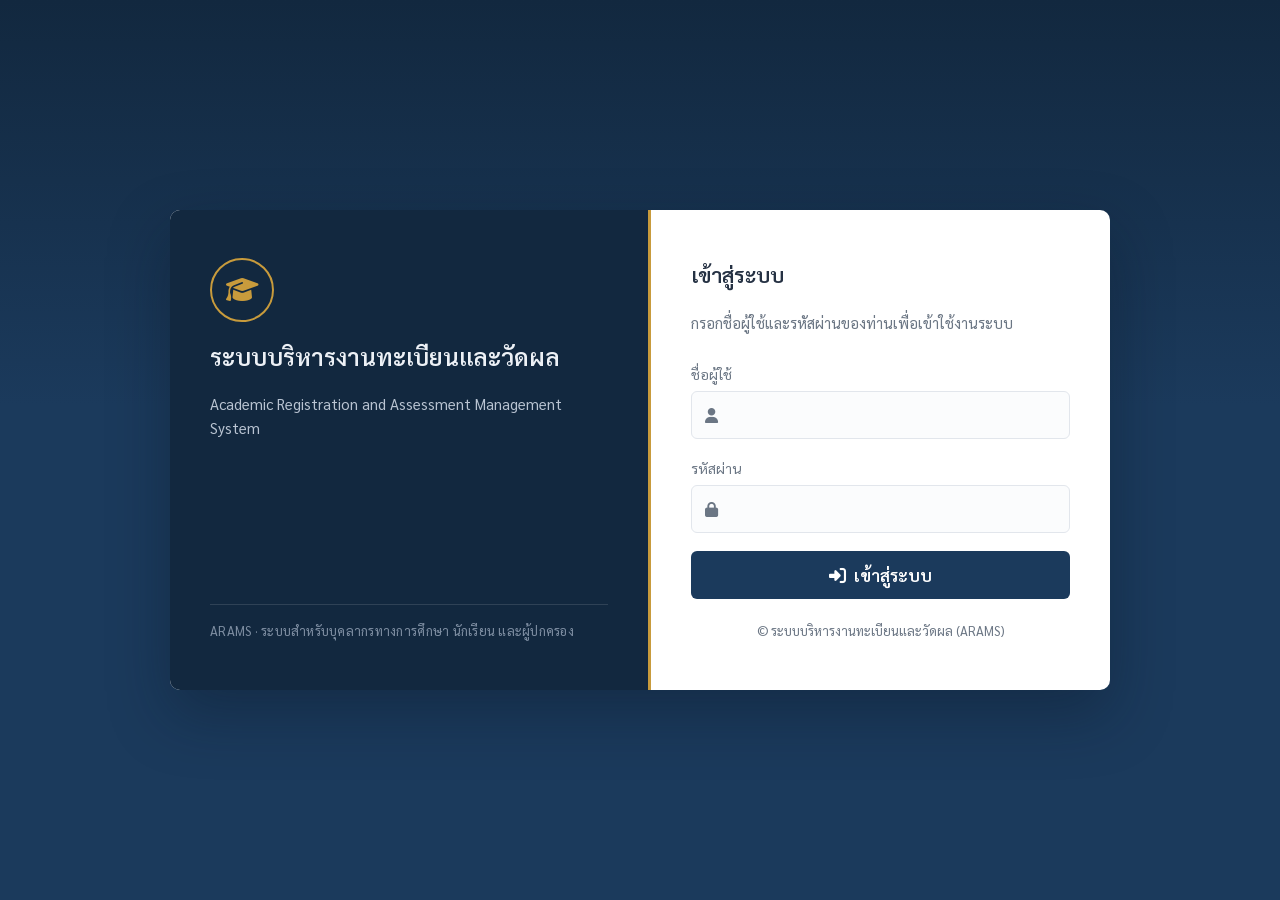
<file: frontend/index.html>
<!DOCTYPE html>
<html lang="th">
<head>
<meta charset="UTF-8" />
<meta name="viewport" content="width=device-width, initial-scale=1" />
<title>เข้าสู่ระบบ | ARAMS</title>
<link rel="stylesheet" href="assets/css/style.css" />
<link rel="stylesheet" href="https://cdnjs.cloudflare.com/ajax/libs/font-awesome/6.5.1/css/all.min.css" />
</head>
<body class="login-page">

  <div class="login-shell">
    <div class="login-brand">
      <div class="emblem"><i class="fa-solid fa-graduation-cap"></i></div>
      <h1>ระบบบริหารงานทะเบียนและวัดผล</h1>
      <p>Academic Registration and Assessment Management System</p>
      <div class="system-tag">ARAMS · ระบบสำหรับบุคลากรทางการศึกษา นักเรียน และผู้ปกครอง</div>
    </div>

    <div class="login-form-area">
      <h2>เข้าสู่ระบบ</h2>
      <p class="sub">กรอกชื่อผู้ใช้และรหัสผ่านของท่านเพื่อเข้าใช้งานระบบ</p>

      <div class="form-error" id="formError"></div>

      <form id="loginForm">
        <div class="field">
          <label for="username">ชื่อผู้ใช้</label>
          <div class="input-wrap">
            <i class="fa-solid fa-user"></i>
            <input type="text" id="username" name="username" autocomplete="username" required />
          </div>
        </div>
        <div class="field">
          <label for="password">รหัสผ่าน</label>
          <div class="input-wrap">
            <i class="fa-solid fa-lock"></i>
            <input type="password" id="password" name="password" autocomplete="current-password" required />
          </div>
        </div>
        <button type="submit" class="btn-primary" id="submitBtn">
          <i class="fa-solid fa-right-to-bracket"></i>
          <span>เข้าสู่ระบบ</span>
        </button>
      </form>

      <div class="login-footnote">© ระบบบริหารงานทะเบียนและวัดผล (ARAMS)</div>
    </div>
  </div>

  <script src="assets/js/config.js"></script>
  <script src="assets/js/login.js"></script>
</body>
</html>
</file>
<file: frontend/assets/css/style.css>
/* ==========================================================
   ARAMS - Academic Registration and Assessment Management System
   style.css — โทนทางการ มินิมอล (Navy / Gold)
   ========================================================== */

@import url('https://fonts.googleapis.com/css2?family=Sarabun:wght@300;400;500;600;700&display=swap');

:root {
  /* -- โทนสีหลัก -- */
  --navy-900: #12283F;
  --navy-800: #1B3A5C;
  --navy-700: #274C73;
  --gold-500: #C89B3C;
  --gold-600: #B08A2E;
  --bg-app: #F5F7FA;
  --bg-card: #FFFFFF;
  --border: #E2E6EC;
  --text-primary: #253143;
  --text-muted: #6B7684;
  --success: #2C6E49;
  --danger: #B3261E;
  --danger-bg: #FBEAE9;
  --radius: 6px;
}

* { box-sizing: border-box; }

html, body {
  height: 100%;
  margin: 0;
}

body {
  font-family: 'Sarabun', 'TH Sarabun New', 'TH Sarabun PSK', sans-serif;
  background: var(--bg-app);
  color: var(--text-primary);
  font-size: 17px;
  line-height: 1.6;
}

a { color: inherit; text-decoration: none; }

h1, h2, h3, h4 { margin: 0; font-weight: 600; }

button, input, select { font-family: inherit; font-size: inherit; }

/* -------------------- Login Page -------------------- */

.login-page {
  min-height: 100vh;
  display: flex;
  align-items: center;
  justify-content: center;
  background:
    linear-gradient(180deg, var(--navy-900) 0%, var(--navy-800) 45%, var(--navy-800) 100%);
  padding: 24px;
}

.login-shell {
  width: 100%;
  max-width: 940px;
  display: grid;
  grid-template-columns: 1.05fr 1fr;
  background: var(--bg-card);
  border-radius: 10px;
  overflow: hidden;
  box-shadow: 0 24px 60px rgba(10, 20, 35, 0.35);
}

.login-brand {
  background: var(--navy-900);
  color: #EDF1F6;
  padding: 48px 40px;
  display: flex;
  flex-direction: column;
  justify-content: center;
  gap: 18px;
  border-right: 3px solid var(--gold-500);
}

.login-brand .emblem {
  width: 64px;
  height: 64px;
  border: 2px solid var(--gold-500);
  border-radius: 50%;
  display: flex;
  align-items: center;
  justify-content: center;
  font-size: 26px;
  color: var(--gold-500);
}

.login-brand h1 {
  font-size: 24px;
  line-height: 1.4;
}

.login-brand p {
  color: #B9C4D2;
  font-size: 15px;
  margin: 0;
}

.login-brand .system-tag {
  margin-top: auto;
  font-size: 13px;
  letter-spacing: 0.02em;
  color: #7F8FA3;
  border-top: 1px solid rgba(255,255,255,0.12);
  padding-top: 16px;
}

.login-form-area {
  padding: 48px 40px;
  display: flex;
  flex-direction: column;
  justify-content: center;
}

.login-form-area h2 {
  font-size: 21px;
  margin-bottom: 4px;
}

.login-form-area .sub {
  color: var(--text-muted);
  font-size: 15px;
  margin-bottom: 28px;
}

.field {
  margin-bottom: 18px;
}

.field label {
  display: block;
  font-size: 14px;
  color: var(--text-muted);
  margin-bottom: 6px;
}

.field .input-wrap {
  position: relative;
}

.field .input-wrap i {
  position: absolute;
  left: 14px;
  top: 50%;
  transform: translateY(-50%);
  color: var(--text-muted);
  font-size: 15px;
}

.field input {
  width: 100%;
  padding: 12px 14px 12px 40px;
  border: 1px solid var(--border);
  border-radius: var(--radius);
  outline: none;
  transition: border-color .15s ease;
  background: #FBFCFD;
}

.field input:focus {
  border-color: var(--navy-700);
  background: #fff;
}

.btn-primary {
  width: 100%;
  padding: 13px;
  border: none;
  border-radius: var(--radius);
  background: var(--navy-800);
  color: #fff;
  font-weight: 600;
  cursor: pointer;
  transition: background .15s ease;
  display: flex;
  align-items: center;
  justify-content: center;
  gap: 8px;
}

.btn-primary:hover { background: var(--navy-700); }
.btn-primary:disabled { opacity: .6; cursor: default; }

.form-error {
  display: none;
  background: var(--danger-bg);
  color: var(--danger);
  border: 1px solid #EFC6C3;
  border-radius: var(--radius);
  padding: 10px 14px;
  font-size: 14px;
  margin-bottom: 18px;
}

.form-error.show { display: block; }

.login-footnote {
  margin-top: 22px;
  font-size: 13px;
  color: var(--text-muted);
  text-align: center;
}

/* -------------------- App Shell (Dashboard) -------------------- */

.app-shell {
  min-height: 100vh;
  display: grid;
  grid-template-columns: 252px 1fr;
}

.sidebar {
  background: var(--navy-900);
  color: #DCE3EC;
  padding: 22px 0;
  display: flex;
  flex-direction: column;
}

.sidebar .brand {
  display: flex;
  align-items: center;
  gap: 10px;
  padding: 0 22px 20px;
  border-bottom: 1px solid rgba(255,255,255,0.1);
  margin-bottom: 12px;
}

.sidebar .brand .emblem {
  width: 34px;
  height: 34px;
  border: 2px solid var(--gold-500);
  border-radius: 50%;
  display: flex;
  align-items: center;
  justify-content: center;
  color: var(--gold-500);
  font-size: 15px;
  flex-shrink: 0;
}

.sidebar .brand .name {
  font-size: 14px;
  line-height: 1.35;
  color: #EDF1F6;
}

.nav-group-label {
  font-size: 12.5px;
  color: #7F8FA3;
  padding: 14px 22px 6px;
}

.nav-item {
  display: flex;
  align-items: center;
  gap: 12px;
  padding: 10px 22px;
  color: #C7D1DE;
  font-size: 15px;
  border-left: 3px solid transparent;
  cursor: pointer;
}

.nav-item i { width: 18px; text-align: center; color: #93A2B6; }

.nav-item:hover { background: rgba(255,255,255,0.05); color: #fff; }

.nav-item.active {
  background: rgba(200,155,60,0.12);
  border-left-color: var(--gold-500);
  color: #fff;
}
.nav-item.active i { color: var(--gold-500); }

.nav-item.disabled {
  cursor: default;
  color: #5C6779;
}
.nav-item.disabled:hover { background: none; color: #5C6779; }
.nav-item.disabled i { color: #4A5568; }

.soon-tag {
  margin-left: auto;
  font-size: 11px;
  background: rgba(255,255,255,0.08);
  padding: 2px 7px;
  border-radius: 10px;
  color: #93A2B6;
}

.sidebar-footer {
  margin-top: auto;
  padding: 16px 22px 0;
  border-top: 1px solid rgba(255,255,255,0.1);
}

.logout-btn {
  display: flex;
  align-items: center;
  gap: 10px;
  color: #E4A6A0;
  font-size: 14px;
  cursor: pointer;
  padding-top: 14px;
}

/* -------------------- Main content -------------------- */

.main {
  display: flex;
  flex-direction: column;
  min-height: 100vh;
}

.topbar {
  background: var(--bg-card);
  border-bottom: 1px solid var(--border);
  padding: 16px 32px;
  display: flex;
  align-items: center;
  justify-content: space-between;
}

.topbar h1 {
  font-size: 19px;
}

.topbar .subtitle {
  font-size: 13.5px;
  color: var(--text-muted);
  margin-top: 2px;
}

.user-chip {
  display: flex;
  align-items: center;
  gap: 10px;
}

.user-chip .avatar {
  width: 36px;
  height: 36px;
  border-radius: 50%;
  background: var(--navy-800);
  color: #fff;
  display: flex;
  align-items: center;
  justify-content: center;
  font-size: 14px;
  font-weight: 600;
}

.user-chip .meta { line-height: 1.3; }
.user-chip .meta .name { font-size: 14.5px; font-weight: 600; }
.user-chip .meta .role { font-size: 12.5px; color: var(--text-muted); }

.content {
  padding: 28px 32px;
  flex: 1;
}

.stat-grid {
  display: grid;
  grid-template-columns: repeat(auto-fill, minmax(220px, 1fr));
  gap: 16px;
  margin-bottom: 28px;
}

.stat-card {
  background: var(--bg-card);
  border: 1px solid var(--border);
  border-radius: var(--radius);
  padding: 18px 20px;
  display: flex;
  align-items: flex-start;
  gap: 14px;
}

.stat-card .icon {
  width: 42px;
  height: 42px;
  border-radius: 8px;
  background: #EEF2F7;
  color: var(--navy-800);
  display: flex;
  align-items: center;
  justify-content: center;
  font-size: 17px;
  flex-shrink: 0;
}

.stat-card.accent .icon { background: #FBF3E3; color: var(--gold-600); }

.stat-card .value {
  font-size: 26px;
  font-weight: 700;
  line-height: 1.1;
}

.stat-card .label {
  font-size: 13.5px;
  color: var(--text-muted);
  margin-top: 4px;
}

.section-heading {
  font-size: 16px;
  margin: 6px 0 14px;
  color: var(--text-primary);
}

.panel {
  background: var(--bg-card);
  border: 1px solid var(--border);
  border-radius: var(--radius);
  padding: 20px 22px;
  margin-bottom: 24px;
}

.pending-list {
  list-style: none;
  padding: 0;
  margin: 0;
  display: grid;
  gap: 10px;
}

.pending-list li {
  display: flex;
  align-items: center;
  gap: 10px;
  color: var(--text-muted);
  font-size: 14.5px;
}

.pending-list i { color: var(--gold-600); }

/* -------------------- Modal (Add user) -------------------- */

.modal-overlay {
  position: fixed;
  inset: 0;
  background: rgba(18, 40, 63, 0.45);
  display: none;
  align-items: center;
  justify-content: center;
  z-index: 50;
}
.modal-overlay.show { display: flex; }

.modal {
  background: #fff;
  border-radius: 8px;
  padding: 26px 28px;
  width: 100%;
  max-width: 420px;
}

.modal h3 { margin-bottom: 4px; font-size: 18px; }
.modal .sub { color: var(--text-muted); font-size: 13.5px; margin-bottom: 18px; }

.field select {
  width: 100%;
  padding: 11px 14px;
  border: 1px solid var(--border);
  border-radius: var(--radius);
  background: #FBFCFD;
}

.modal-actions {
  display: flex;
  gap: 10px;
  margin-top: 6px;
}

.btn-secondary {
  flex: 1;
  padding: 11px;
  border-radius: var(--radius);
  border: 1px solid var(--border);
  background: #fff;
  color: var(--text-primary);
  cursor: pointer;
}

.btn-primary.compact { flex: 1; }

.fab-add-user {
  position: fixed;
  right: 32px;
  bottom: 32px;
  background: var(--navy-800);
  color: #fff;
  border: none;
  border-radius: 50px;
  padding: 13px 22px;
  display: flex;
  align-items: center;
  gap: 8px;
  cursor: pointer;
  box-shadow: 0 10px 24px rgba(18,40,63,0.28);
}
.fab-add-user:hover { background: var(--navy-700); }

@media (max-width: 860px) {
  .login-shell { grid-template-columns: 1fr; }
  .login-brand { display: none; }
  .app-shell { grid-template-columns: 1fr; }
  .sidebar { display: none; }
}
</file>
